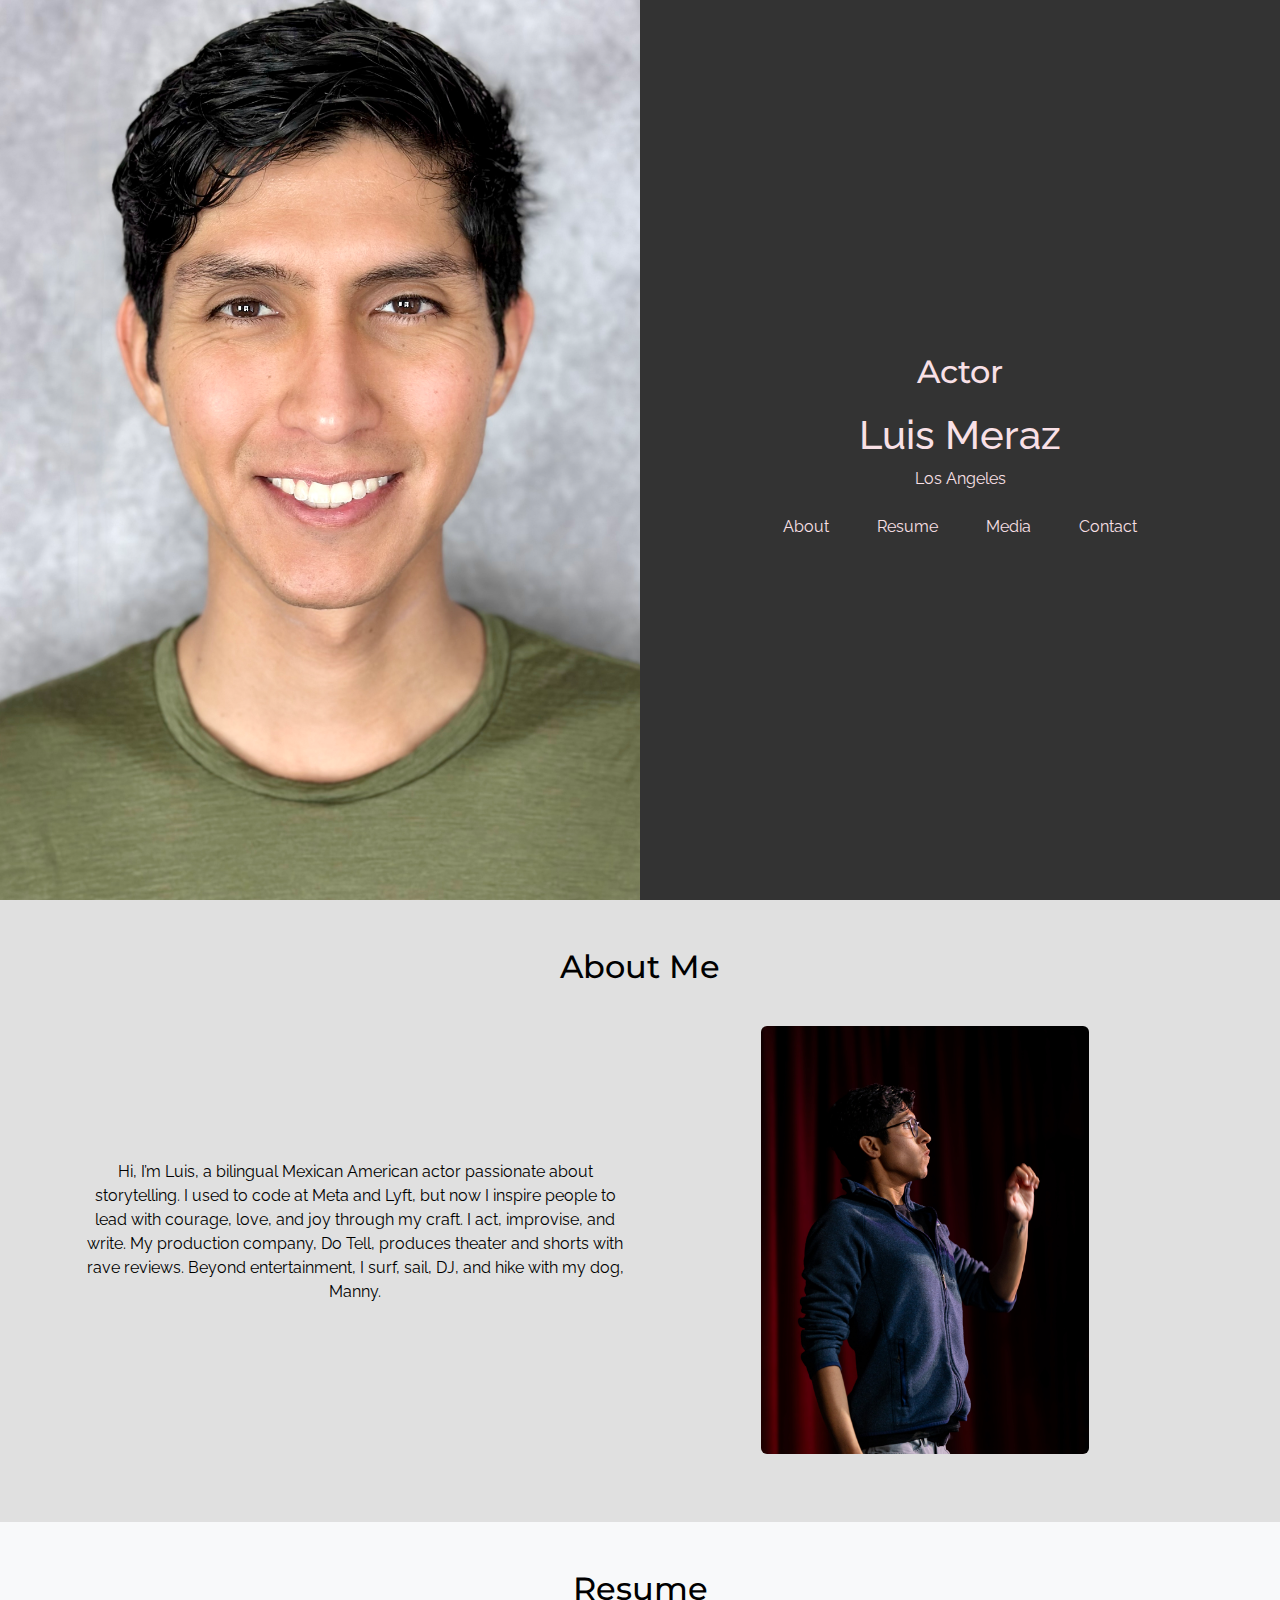
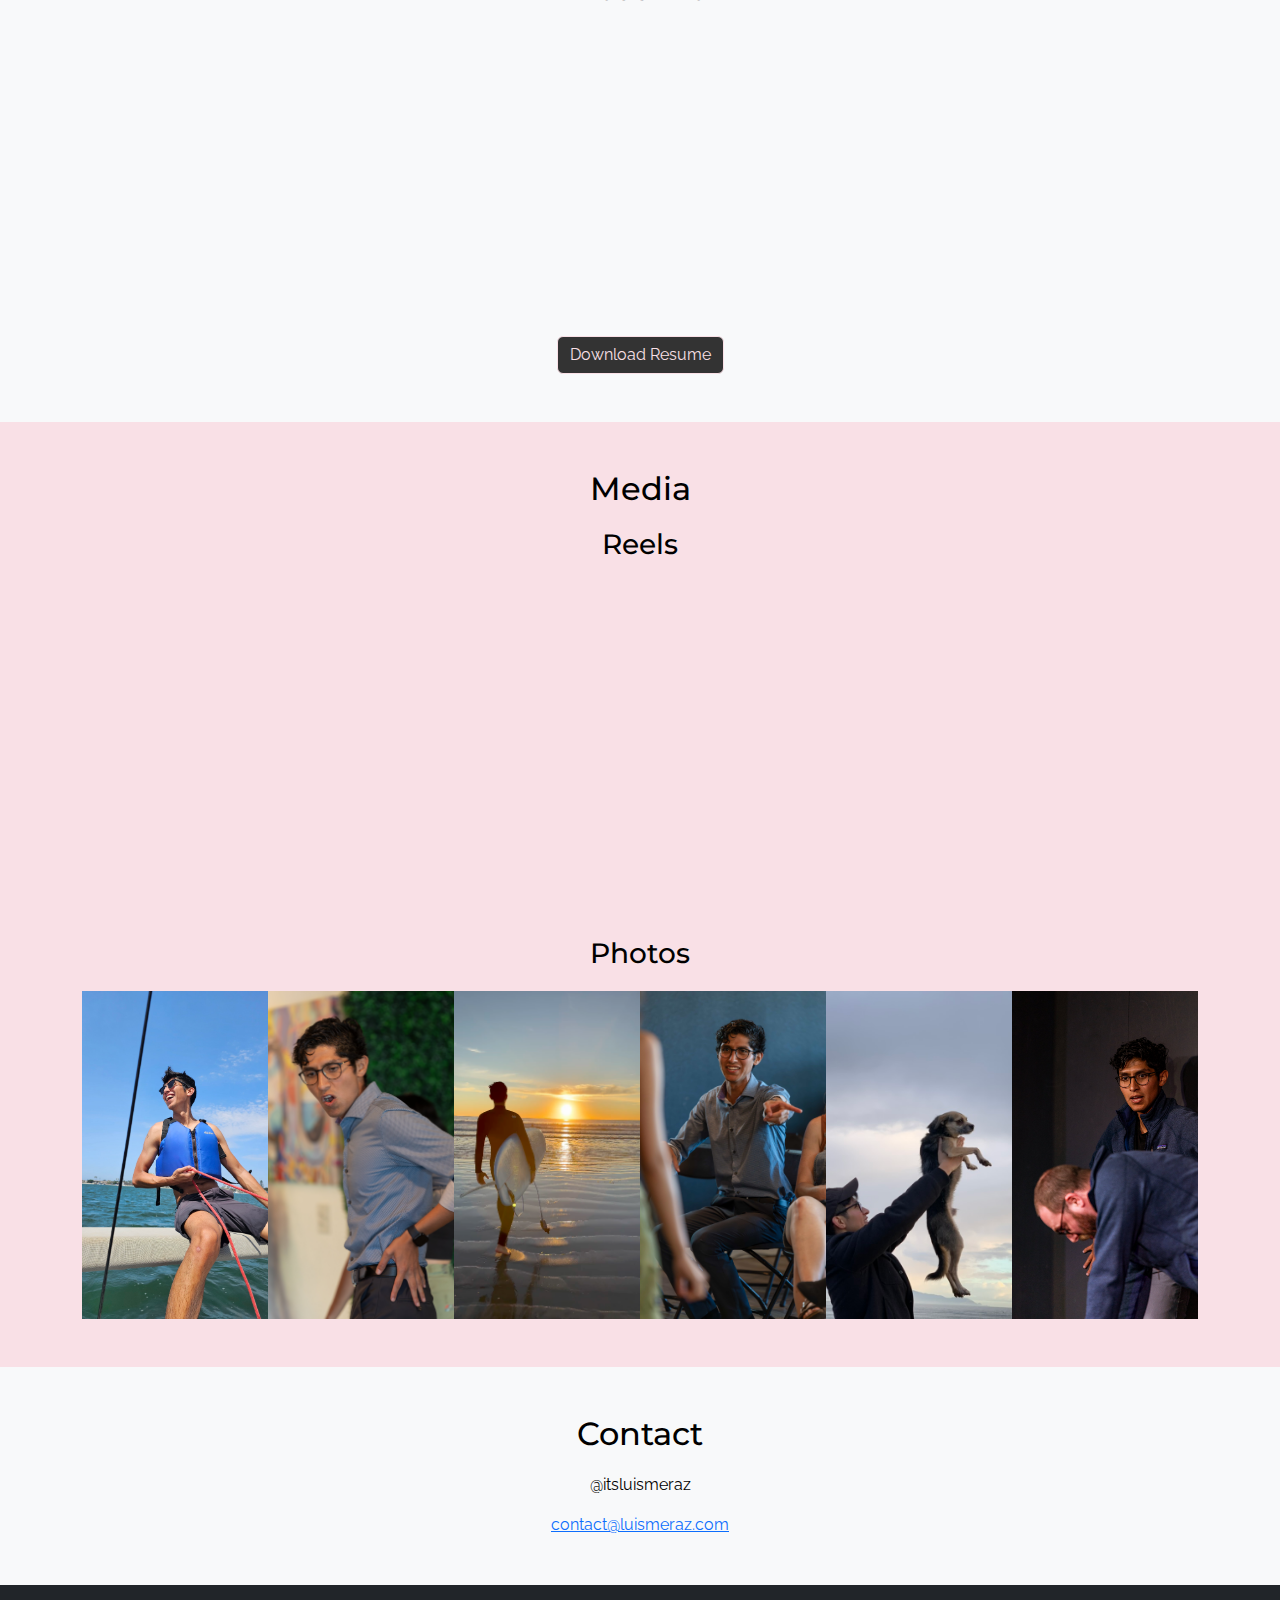
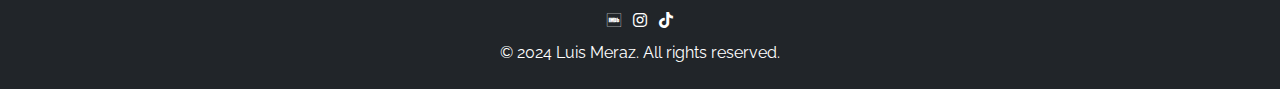
<file: index.html>
<!DOCTYPE html>
<html lang="en">
   <head>
      <meta charset="UTF-8">
      <meta name="viewport" content="width=device-width, initial-scale=1.0">
      <title>Luis Meraz</title>
      <!-- External Styles and Fonts -->
      <link rel="stylesheet" href="https://cdnjs.cloudflare.com/ajax/libs/font-awesome/6.4.0/css/all.min.css">
      <link href="https://cdn.jsdelivr.net/npm/bootstrap@5.3.0/dist/css/bootstrap.min.css" rel="stylesheet">
      <link rel="stylesheet" href="styles.css">
      <link href="https://fonts.googleapis.com/css2?family=Raleway:wght@400;700&family=Montserrat:wght@400;700&display=swap" rel="stylesheet">
   </head>
   <body>
      <div class="container-fluid g-0">
         <!-- Header Section -->
         <section id="landing">
            <div class="row g-0">
               <div class="col-md-6 d-flex align-items-center justify-content-center img-container">
                  <img src="images/headshots/luis-meraz-headshot-commercial.jpeg" alt="Actor Headshot" class="img-fluid">
               </div>
               <div class="col-md-6 d-flex align-items-center justify-content-center nav-right">
                  <div class="text-center">
                     <h2 class="actor-title">Actor</h2>
                     <h1 class="actor-name">Luis Meraz</h1>
                     <p class="actor-location">Los Angeles</p>
                     <nav>
                        <ul class="nav justify-content-center">
                           <li class="nav-item mx-2"><a href="#about" class="nav-link">About</a></li>
                           <li class="nav-item mx-2"><a href="#resume" class="nav-link">Resume</a></li>
                           <li class="nav-item mx-2"><a href="#media" class="nav-link">Media</a></li>
                           <li class="nav-item mx-2"><a href="#contact" class="nav-link">Contact</a></li>
                        </ul>
                     </nav>
                  </div>
               </div>
            </div>
         </section>
         <!-- About Section -->
         <section id="about" class="py-5 text-center">
            <div class="container">
               <h2>About Me</h2>
               <div class="row align-items-center">
                  <div class="col-md-6">
                     <p>Hi, I’m Luis, a bilingual Mexican American actor passionate about storytelling. I used to code at Meta and Lyft, but now I inspire people to lead with courage, love, and joy through my craft. I act, improvise, and write. My production company, Do Tell, produces theater and shorts with rave reviews. Beyond entertainment, I surf, sail, DJ, and hike with my dog, Manny.</p>
                  </div>
                  <div class="col-md-6">
                     <img src="images/photos/luis-zach-smackdown-breath-min.jpg" class="about-img rounded img-fluid" alt="About Me Image">
                  </div>
               </div>
            </div>
         </section>
         <!-- Resume Section -->
         <section id="resume" class="py-5 bg-light text-center">
            <div class="container">
               <h2>Resume</h2>
               <iframe src="files/luis-meraz-actor-resume.pdf#toolbar=0" width="80%" height="300px" class="border-0"></iframe>
            </div>
            <a href="files/luis-meraz-actor-resume.pdf" class="btn btn-custom">Download Resume</a>
         </section>
         <!-- Media Section -->
         <section id="media" class="py-5 text-center">
            <div class="container">
               <h2>Media</h2>
               <!-- Reels Section -->
               <div id="reels" class="mb-5">
                  <h3>Reels</h3>
                  <div class="row">
                     <div class="col-md-6">
                        <!-- <div class="ratio ratio-16x9"> -->
                        <div style="padding:56.25% 0 0 0;position:relative;"><iframe src="https://player.vimeo.com/video/1016632516?h=627ca876b2&badge=0&autopause=0&player_id=0&app_id=58479/embed" allow="autoplay; fullscreen; picture-in-picture" allowfullscreen frameborder="0" style="position:absolute;top:0;left:0;width:100%;height:100%;"></iframe></div>
                        <!-- </div> -->
                     </div>
                     <div class="col-md-6">
                        <!-- <div class="ratio ratio-16x9"> -->
                        <div style="padding:56.25% 0 0 0;position:relative;"><iframe src="https://player.vimeo.com/video/1016398601?h=9e50e3033f&amp;badge=0&amp;autopause=0&amp;player_id=0&amp;app_id=58479" frameborder="0" allow="autoplay; fullscreen; picture-in-picture; clipboard-write" style="position:absolute;top:0;left:0;width:100%;height:100%;" title="luis-meraz-drama-mod-reel-02"></iframe></div>
                        <script src="https://player.vimeo.com/api/player.js"></script>
                        <!-- </div> -->
                     </div>
                  </div>
               </div>
               <!-- Headshots Section -->
               <!-- <div id="headshots">
                  <h3>Headshots</h3>
                  <div class="row">
                     <div class="col-md-6"><a href="images/headshots/luis-meraz-headshot-commercial.jpeg" download></a><img src="images/headshots/luis-meraz-headshot-commercial.jpeg" class="img-fluid rounded headshot-img" alt="Commercial Headshot"></a></div>
                     <div class="col-md-6"><a href="images/headshots/luis-meraz-headshot-theatrical.jpeg" download></a><img src="images/headshots/luis-meraz-headshot-theatrical.jpeg" class="img-fluid rounded headshot-img" alt="Theatrical Headshot"></a></div>
                  </div>
               </div> -->
               <!-- Photos Section -->
               <div id="Photos" class="mt-5">
                  <h3 class="text-center">Photos</h3>
                  <div class="row g-0">
                     <div class="col-md-2 col-sm-3 p-0">
                        <img src="images/photos/luis-sailing-min.jpg" class="img-fluid rounded-0 photo-img" alt="Luis Sailing">
                     </div>
                     <div class="col-md-2 col-sm-3 p-0">
                        <img src="images/photos/do-tell-warm-up-min.jpg" class="img-fluid rounded-0 photo-img" alt="Do Tell Warm Up">
                     </div>
                     <div class="col-md-2 col-sm-3 p-0">
                      <img src="images/photos/luis-surfing-min.png" class="img-fluid rounded-0 photo-img" alt="Luis Surfing">
                     </div>
                     <div class="col-md-2 col-sm-3 p-0">
                        <img src="images/photos/do-tell-directing-min.jpg" class="img-fluid rounded-0 photo-img" alt="Do Tell Directing">
                     </div>
                     <div class="col-md-2 col-sm-3 p-0">
                        <img src="images/photos/luis-manny-min.jpeg" class="img-fluid rounded-0 photo-img" alt="Luis & Manny">
                       </div>
                     <div class="col-md-2 col-sm-3 p-0">
                      <img src="images/photos/luis-zach-smackdown-stunned-min.jpg" class="img-fluid rounded-0 photo-img" alt="Luis & Zach Smack Down Stunned">
                     </div>
                  </div>
               </div>
            </div>
         </section>
        <!-- Contact Section -->
        <section id="contact" class="py-5 bg-light text-center">
          <div class="container">
              <h2>Contact</h2>
              <p>@itsluismeraz</p>
              <a href= "mailto: contact@luismeraz.com"> contact@luismeraz.com </a>
          </div>
        </section>
         <!-- Footer -->
         <footer class="bg-dark text-white py-4">
            <div class="container text-center">
               <ul class="list-inline mb-0">
                  <li class="list-inline-item"><a class="text-white" href="https://www.imdb.com/name/nm16037724/"><i class="fab fa-imdb"></i></a></li>
                  <li class="list-inline-item"><a class="text-white" href="https://www.instagram.com/itsluismeraz"><i class="fab fa-instagram"></i></a></li>
                  <li class="list-inline-item"><a class="text-white" href="https://www.tiktok.com/@itsluismeraz"><i class="fab fa-tiktok"></i></a></li>
                  <!-- <li class="list-inline-item"><a class="text-white" href="https://www.facebook.com/itsluismeraz"><i class="fab fa-facebook-f"></i></a></li> -->
                  <!-- <li class="list-inline-item"><a class="text-white" href="https://twitter.com/itsluismeraz"><i class="fab fa-twitter"></i></a></li> -->
               </ul>
               <p class="mb-0 mt-2">&#169; 2024 Luis Meraz. All rights reserved.</p>
            </div>
         </footer>
      </div>
      <!-- Bootstrap JS -->
      <script src="https://cdn.jsdelivr.net/npm/bootstrap@5.3.0/dist/js/bootstrap.bundle.min.js"></script>
   </body>
</html>
</file>
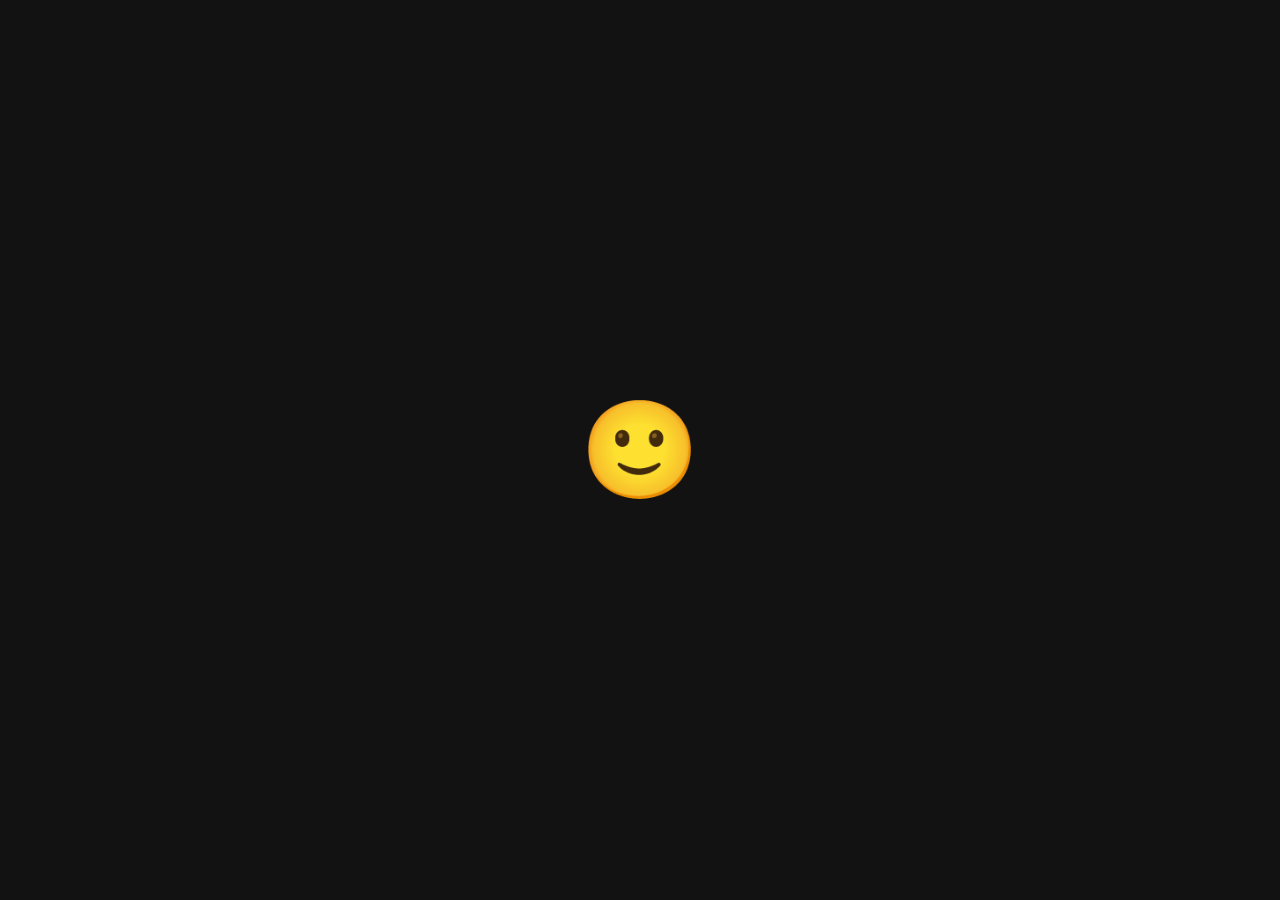
<file: emoji.html>
<!DOCTYPE html>
<html lang="en">

<head>
    <meta charset="UTF-8" />
    <title>Emoji Flasher</title>
    <style>
        body {
            margin: 0;
            height: 100vh;
            display: flex;
            justify-content: center;
            align-items: center;
            font-size: 6rem;
            background: #121212;
            color: #ffffff;
            font-family: system-ui, -apple-system, BlinkMacSystemFont, sans-serif;
        }

        #emoji {
            transition: transform 0.2s ease, opacity 0.2s ease;
        }

        .flash {
            transform: scale(1.2);
            opacity: 0.2;
        }
    </style>
</head>

<body>
    <div id="emoji">😀</div>

    <script>
        const EMOJIS = [
            // Smileys & emotion
            "😀", "😃", "😄", "😁", "😆", "😅", "🤣", "😂", "🙂", "🙃", "😉", "😊", "😇", "😍", "🤩", "😘", "😗", "😙", "😚",
            "😋", "😜", "🤪", "😝", "🤑", "🤗", "🤭", "🤫", "🤔", "🤐", "🤨", "😐", "😑", "😶", "😏", "😒", "🙄", "😬",
            "😮", "😯", "😲", "😳", "🥺", "😢", "😭", "😤", "😠", "😡", "🤬", "🤯", "😳", "😱", "😰", "😥", "😓", "🤢",
            "🤮", "🤧", "😷", "🤒", "🤕", "😴", "🤤", "😵", "🤠", "😎", "🤓", "🧐", "🥳", "😇", "🤡", "👻", "💀", "☠️",
            // People / hands
            "👋", "🤚", "🖐️", "✋", "🖖", "👌", "🤌", "🤏", "✌️", "🤞", "🤟", "🤘", "🤙", "👈", "👉", "👆", "👇", "👍", "👎",
            "✊", "👊", "🤛", "🤜", "👏", "🙌", "👐", "🤲", "🙏", "💅", "🤳", "💪", "🧠", "🫀", "🫁",
            // Animals
            "🐶", "🐱", "🐭", "🐹", "🐰", "🦊", "🐻", "🐼", "🐨", "🐯", "🦁", "🐮", "🐷", "🐸", "🐵", "🐔", "🐧", "🐦", "🐤",
            "🐺", "🦄", "🐝", "🐛", "🦋", "🐌", "🐞", "🐢", "🐍", "🦖", "🦕", "🐙", "🦑", "🐠", "🐟", "🐬", "🐳", "🦈",
            // Food & drink
            "🍏", "🍎", "🍐", "🍊", "🍋", "🍌", "🍉", "🍇", "🍓", "🫐", "🍒", "🍑", "🥭", "🍍", "🥝", "🍅", "🥕", "🌽",
            "🍕", "🍔", "🍟", "🌭", "🍿", "🧂", "🍣", "🍱", "🍜", "🍝", "🌮", "🌯", "🥙", "🍰", "🧁", "🍪", "🍩", "🍫",
            "☕", "🫖", "🍵", "🍺", "🍻", "🥂", "🍷", "🥤",
            // Activities & objects
            "⚽", "🏀", "🏈", "⚾", "🎾", "🏐", "🏉", "🎱", "🏓", "🏸", "🥅", "🎮", "🕹️", "🎲",
            "🎧", "🎤", "🎬", "🎭", "🎪", "🎨", "🎹", "🥁", "🎷", "🎺", "🎸", "🪕",
            // Travel & places
            "🚗", "🚕", "🚙", "🚌", "🚎", "🏎️", "🚓", "🚑", "🚒", "🚐", "🚚", "🚛", "🚜",
            "✈️", "🚀", "🛸", "⛵", "🚢", "🚲", "🛴",
            "🌍", "🌎", "🌏", "🌕", "🌈", "⭐", "✨", "🔥", "⚡", "❄️", "☔", "🌊",
            // Symbols
            "❤️", "🧡", "💛", "💚", "💙", "💜", "🖤", "🤍", "🤎", "💔", "❣️", "💕", "💞", "💓", "💗", "💖", "💘", "💝", "💟"
        ];

        const DISPLAY_MS = 5000; // 5 seconds
        const emojiEl = document.getElementById("emoji");

        function getRandomEmoji() {
            const index = Math.floor(Math.random() * EMOJIS.length);
            return EMOJIS[index];
        }

        function showRandomEmoji() {
            emojiEl.classList.add("flash");
            setTimeout(function () {
                emojiEl.textContent = getRandomEmoji();
                emojiEl.classList.remove("flash");
            }, 150);
        }

        emojiEl.textContent = getRandomEmoji();
        setInterval(showRandomEmoji, DISPLAY_MS);
    </script>
</body>

</html>
</file>
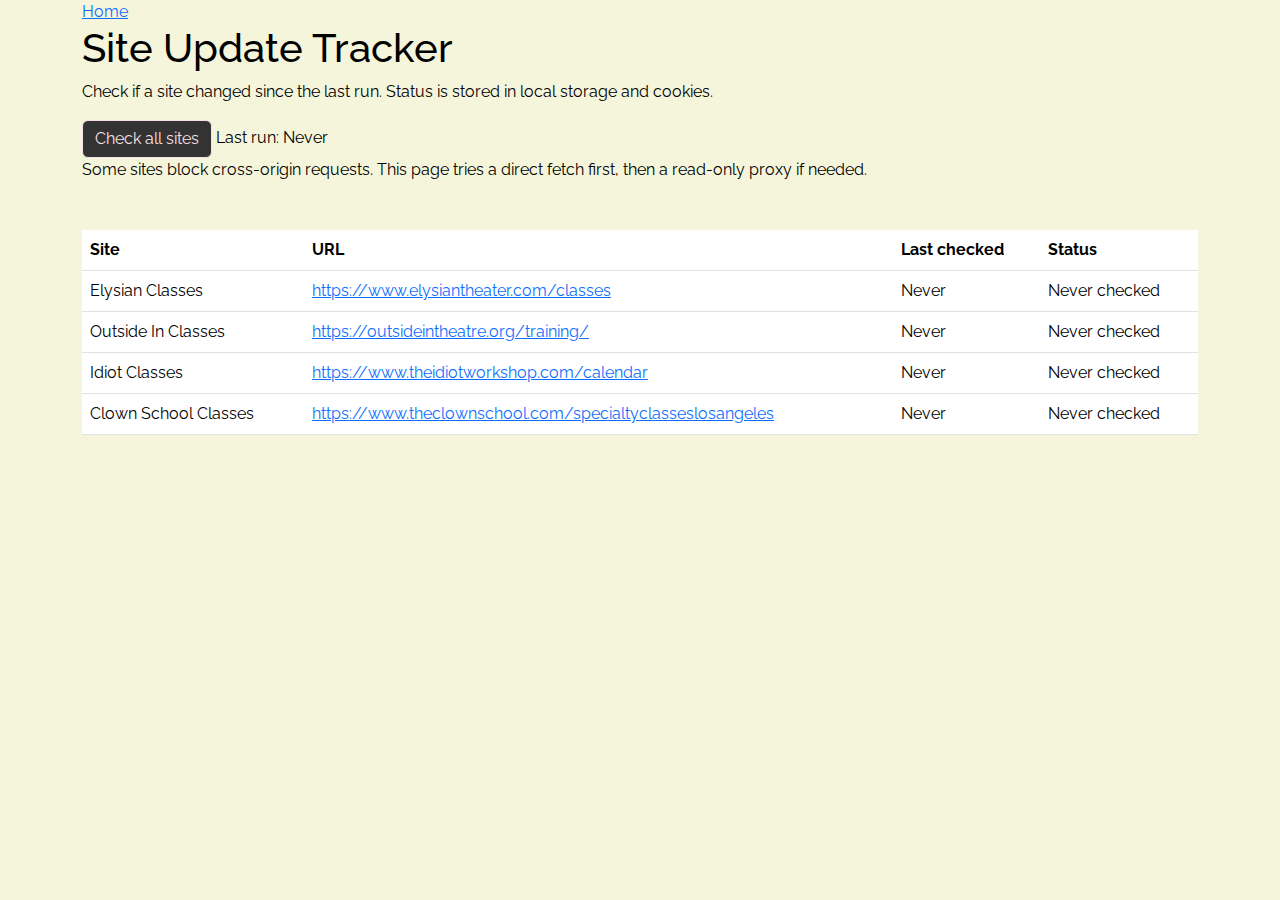
<file: site-updates.html>
<!DOCTYPE html>
<html lang="en">

<head>
  <meta charset="UTF-8">
  <meta name="viewport" content="width=device-width, initial-scale=1.0">
  <title>Site Update Tracker</title>
  <link rel="stylesheet" href="https://cdn.jsdelivr.net/npm/bootstrap@5.3.0/dist/css/bootstrap.min.css">
  <link rel="stylesheet" href="styles.css">
  <link
    href="https://fonts.googleapis.com/css2?family=Raleway:wght@400;700&family=Montserrat:wght@400;700&display=swap"
    rel="stylesheet">
</head>

<body class="updates-page">
  <header class="updates-hero">
    <div class="container">
      <a class="back-link" href="index.html">Home</a>
      <h1 class="updates-title">Site Update Tracker</h1>
      <p class="updates-subtitle">Check if a site changed since the last run. Status is stored in local storage and
        cookies.</p>
      <div class="updates-actions">
        <button id="check-all" class="btn btn-custom">Check all sites</button>
        <span id="run-status" class="run-status">Last run: Never</span>
      </div>
      <p class="updates-note">Some sites block cross-origin requests. This page tries a direct fetch first, then a
        read-only proxy if needed.</p>
    </div>
  </header>

  <main class="container my-5">
    <div class="table-responsive">
      <table class="table status-table" id="sites-table">
        <thead>
          <tr>
            <th>Site</th>
            <th>URL</th>
            <th>Last checked</th>
            <th>Status</th>
          </tr>
        </thead>
        <tbody></tbody>
      </table>
    </div>
  </main>

  <script src="site-updates.js" defer></script>
</body>

</html>
</file>
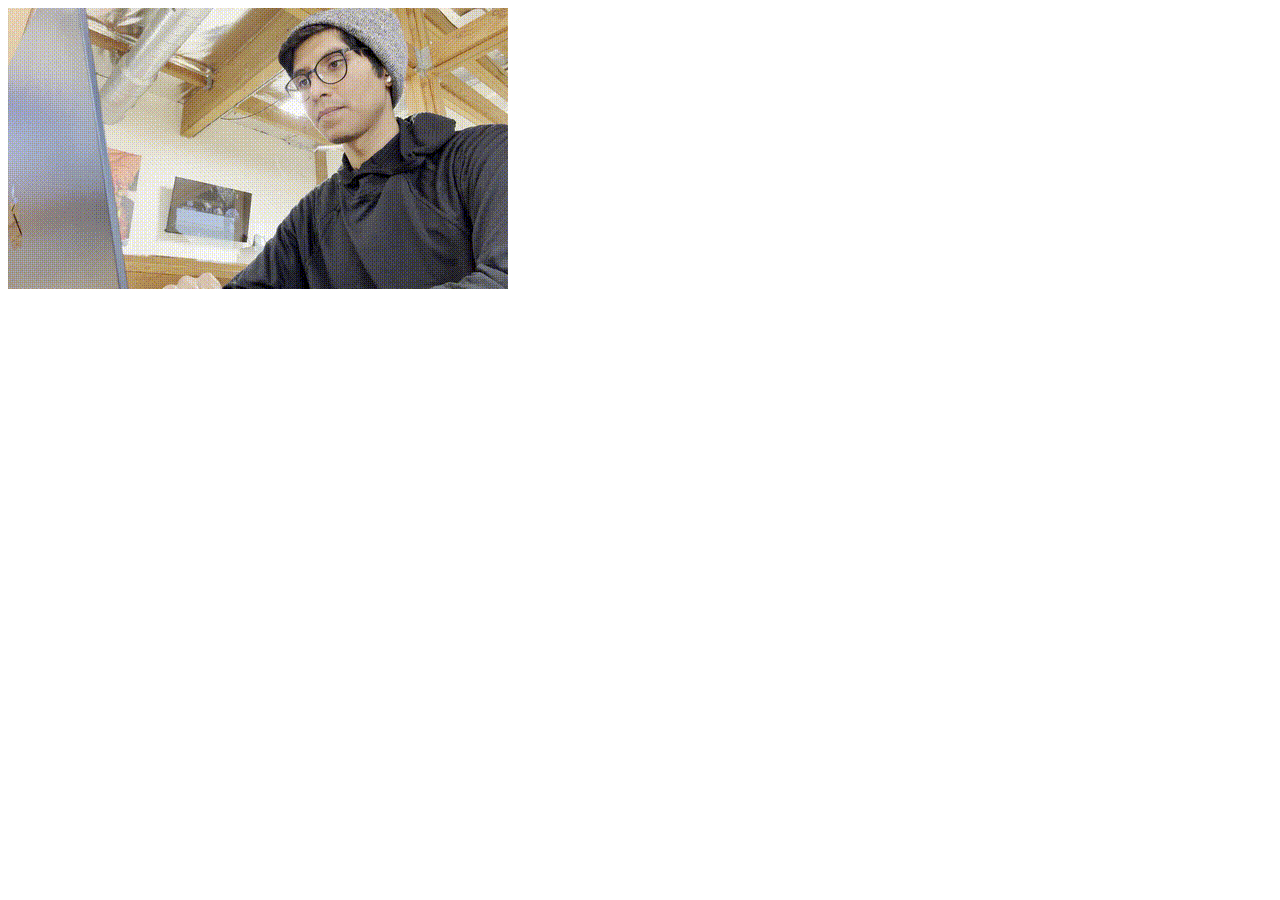
<file: study-with-me.html>
<!DOCTYPE html>
<html lang="en">
<head>
    <meta charset="UTF-8">
    <meta name="viewport" content="width=device-width, initial-scale=1.0">
    <title>Study with Me</title>
</head>
<body>
    <a href="images/photos/study-with-me.gif" download="study-with-me.giff">
        <img src="images/photos/study-with-me.gif" alt="Study with Me GIF" width="500">
    </a>
</body>
</html>
</file>
<file: styles.css>
:root {
    --primary-color: #f5f5dc;         /* Soft Beige */
    --secondary-color: #e0e0e0;       /* Light Warm Gray */
    --accent-color: #f9e0e6;          /* Pale Pink */
    --highlight-color: #333;          /* Dark Gray */
    --text-color: #000;               /* Black for Text */
  }
  
  /* Global Styling */
  body, html {
    height: 100%;
    font-family: 'Raleway', sans-serif;
    background-color: var(--primary-color);
    color: var(--text-color);
  }

  /* Container Styling */
.img-container {
    height: 100vh;  /* Full viewport height by default */
  }
  
  /* Container Styling */
  .container-fluid {
    height: 100vh;
    background-color: var(--primary-color);
  }
  
/* Image Styling */
.img-fluid {
    width: 100%;
    height: 100%;  /* Make image fill the container */
    object-fit: cover;  /* Ensure the image covers the container */
  }
  
  
  /* Navigation & Button Styling */
  .nav-right, .btn-custom {
    background-color: var(--highlight-color);
    color: var(--accent-color);
  }
  
  .nav-link, .btn-custom {
    color: var(--accent-color);
  }
  
  .btn-custom {
    border: 1px solid var(--accent-color);
  }
  
  .btn-custom:hover {
    background-color: var(--accent-color);
    color: var(--highlight-color);
  }
  
  /* Section Headers */
  section h2, section h3 {
    font-family: 'Montserrat', sans-serif;
    margin-bottom: 20px;
  }
  
  /* Section Background Colors */
  #about {
    background-color: var(--secondary-color);
  }
  
  #resume, #improv {
    background-color: var(--primary-color);
  }
  
  #media {
    background-color: var(--accent-color);
  }
  
  /* Responsive Styles */
  @media (max-width: 768px) {
    .nav-item {
      margin: 10px 0;
    }
  
    iframe {
      width: 100%;
    }
  
    .ratio {
      height: 300px;
    }
  }
  
  /* Responsive Styling for Mobile */
@media (max-width: 768px) {
    .img-container {
      height: 60vh;  /* Half of the viewport height on mobile */
    }
  }
  
  /* Image Styling for About Me Section */
.about-img {
    width: 60%;  /* Set a smaller width */
    height: auto;  /* Maintain aspect ratio */
    margin: 20px auto;  /* Center the image */
  }
  

  /* Default Image Styling */
.headshot-img {
    width: 100%;   /* Full width by default */
    height: auto;  /* Maintain aspect ratio */
  }
  
  /* Mobile Specific Styling */
  @media (max-width: 768px) {
    .headshot-img {
      width: 75%;  /* Reduce width to 75% on mobile */
      margin: 10px auto; /* Center with margin */
    }

    .photo-img {
      width: 75%;  /* Reduce width to 75% on mobile */
      margin: 10px auto; /* Center with margin */
    }
  }
</file>
